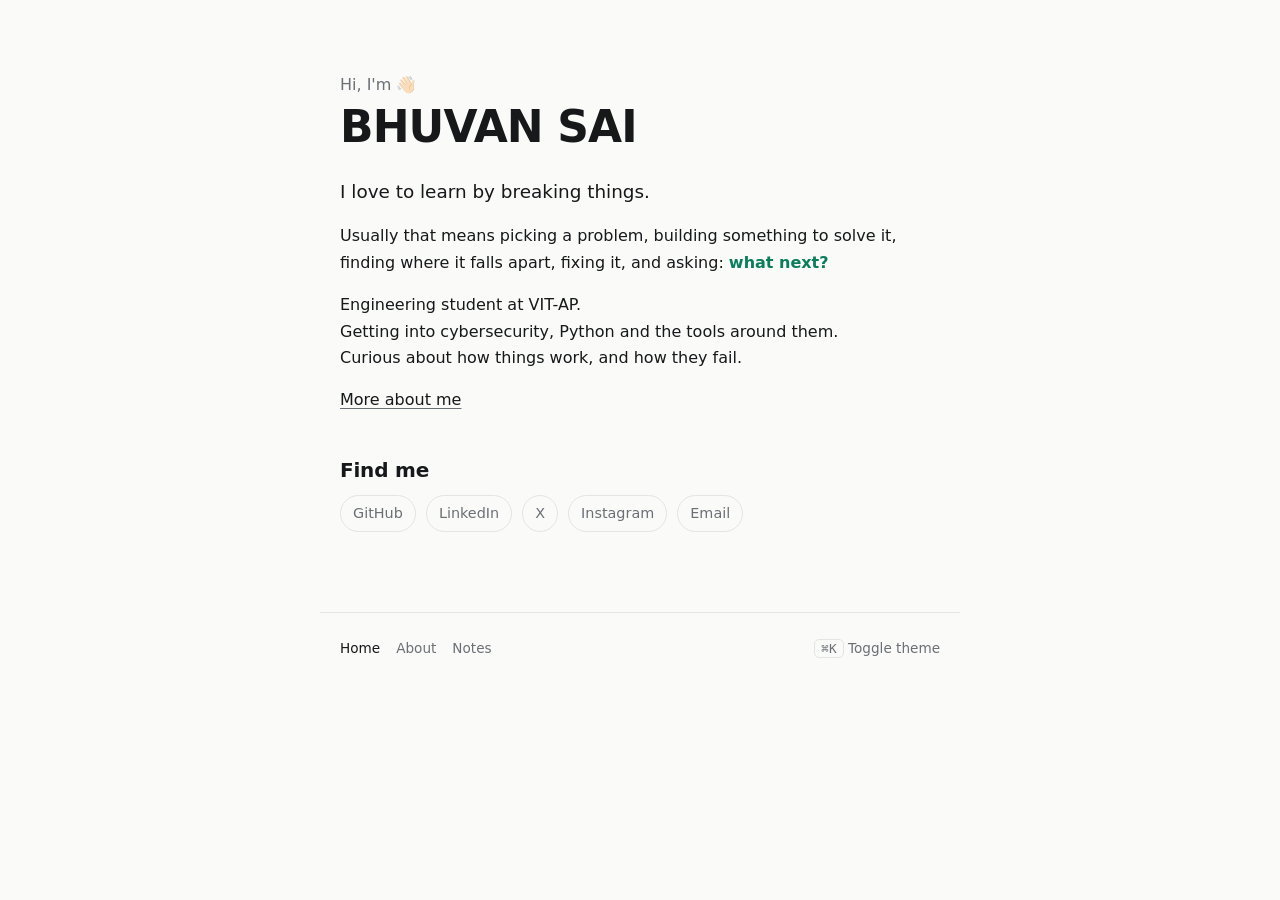
<file: bhuvan-site/site/index.html>
<!doctype html>
<html lang="en" data-theme="dark">
<head>
  <meta charset="utf-8">
  <meta name="viewport" content="width=device-width, initial-scale=1">
  <title>Bhuvan Sai</title>
  <meta name="description" content="Hi, I'm Bhuvan Sai. Student, learning cybersecurity and building things.">
  <meta name="theme-color" content="#0B0D0E">
  <meta property="og:title" content="Bhuvan Sai">
  <meta property="og:description" content="Student, learning cybersecurity and building things.">
  <link rel="stylesheet" href="style.css">
  <!-- Theme: saved choice > system preference -->
  <script>
    try { var t = localStorage.getItem("theme") || (matchMedia("(prefers-color-scheme: dark)").matches ? "dark" : "light"); document.documentElement.setAttribute("data-theme", t); } catch (e) {}
  </script>
</head>
<body>
  <main>
    <p class="hi">Hi, I'm 👋🏻</p>
    <h1>BHUVAN SAI</h1>

    <p class="lead">I love to learn by breaking things.</p>
    <p>
      Usually that means picking a problem, building something to solve it, finding where it falls apart,
      fixing it, and asking: <span class="accent">what next?</span>
    </p>
    <p>
      Engineering student at VIT-AP.<br>
      Getting into cybersecurity, Python and the tools around them.<br>
      Curious about how things work, and how they fail.
    </p>
    <p><a href="about.html">More about me</a></p>

    <h2>Find me</h2>
    <ul class="socials">
      <li><a href="https://github.com/bhuvan-sai-krishna-reddy-maddala">GitHub</a></li>
      <li><a href="https://www.linkedin.com/in/bhuvan-sai-krishna-reddy-maddala-2aa437377/">LinkedIn</a></li>
      <li><a href="https://x.com/bhuvansai26/">X</a></li>
      <li><a href="https://www.instagram.com/bhuvan__sai_/">Instagram</a></li>
      <li><a href="mailto:bhuvansai26@gmail.com">Email</a></li>
    </ul>

    <section class="graph" id="graph">
      <div class="graph-cells" aria-label="GitHub contribution graph"></div>
      <div class="graph-meta"></div>
    </section>
  </main>

  <footer>
        <!-- I will put it when I get the copyright information
            <span>© <span id="yr">2026</span> Flash</span> -->
    <nav>
      <a href="index.html" aria-current="page">Home</a>
      <a href="about.html">About</a>
      <a href="notes.html">Notes</a>
    </nav>
    <button class="theme" type="button"><kbd>⌘K</kbd> Toggle theme</button>
  </footer>
  <script src="script.js"></script>
  <script>document.getElementById("yr").textContent = new Date().getFullYear();</script>
</body>
</html>
</file>
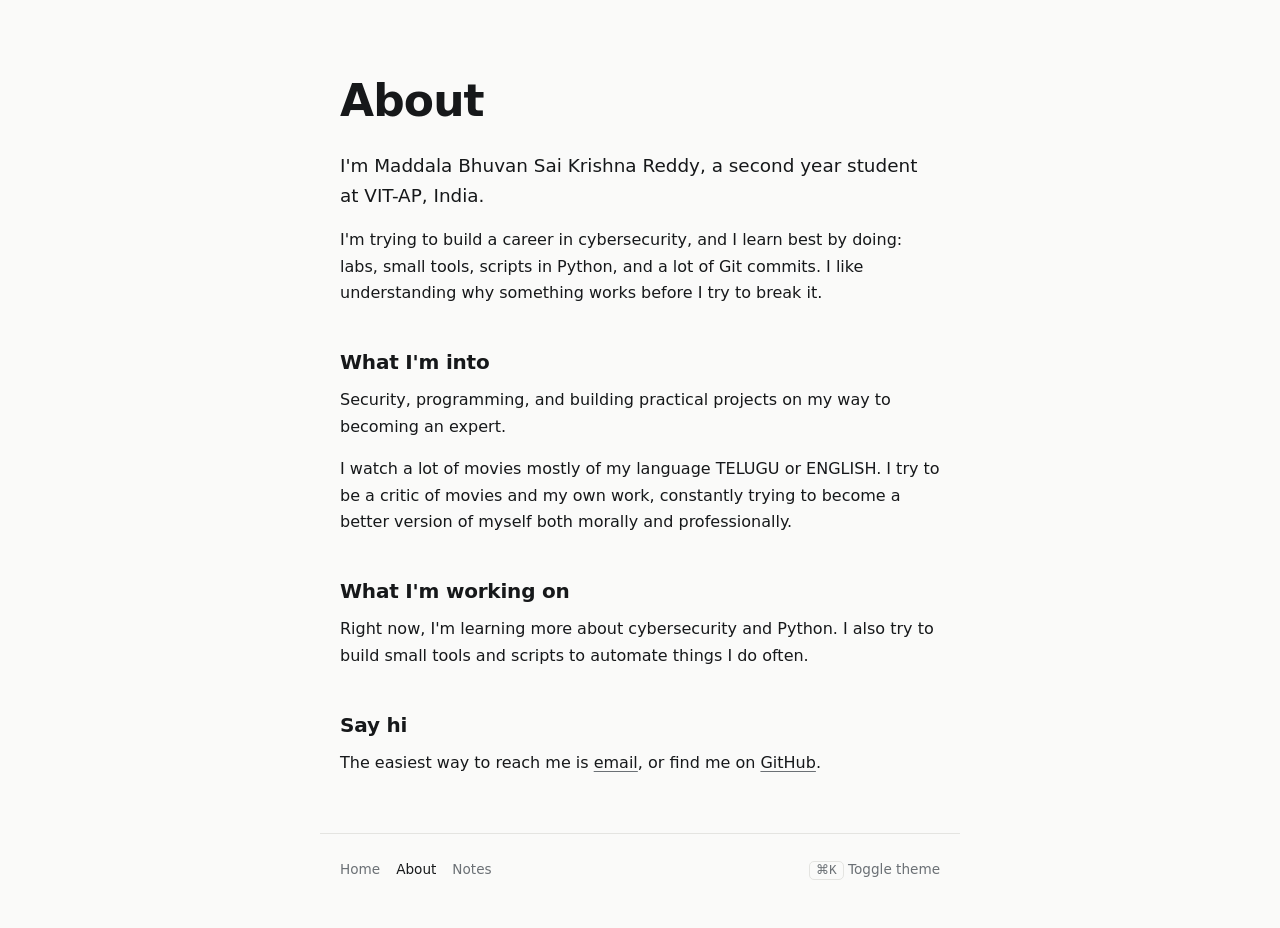
<file: bhuvan-site/site/about.html>
<!doctype html>
<html lang="en" data-theme="dark">
<head>
  <meta charset="utf-8">
  <meta name="viewport" content="width=device-width, initial-scale=1">
  <title>About | Bhuvan Sai</title>
  <meta name="description" content="About Bhuvan Sai.">
  <meta name="theme-color" content="#0B0D0E">
  <link rel="stylesheet" href="style.css">
  <script>
    try { var t = localStorage.getItem("theme") || (matchMedia("(prefers-color-scheme: dark)").matches ? "dark" : "light"); document.documentElement.setAttribute("data-theme", t); } catch (e) {}
  </script>
</head>
<body>
  <main>
    <h1>About</h1>

    <p class="lead">I'm Maddala Bhuvan Sai Krishna Reddy, a second year student at VIT-AP, India.</p>
    <p>
      I'm trying to build a career in cybersecurity, and I learn best by doing: labs, small tools,
      scripts in Python, and a lot of Git commits. I like understanding why something works
      before I try to break it.
    </p>

    <h2>What I'm into</h2>
    <p>
      Security, programming, and building practical projects on my way to becoming an expert. 
    </p>
    <p>
      I watch a lot of movies mostly of my language TELUGU or ENGLISH. I try to be a critic of movies and my own work, constantly trying to become a better version
      of myself both morally and professionally.
    </p>

    <h2>What I'm working on</h2>
    <p>
      Right now, I'm learning more about cybersecurity and Python. I also try to build small tools and scripts to automate things I do often.
    </p>

    <h2>Say hi</h2>
    <p>
      The easiest way to reach me is <a href="mailto:bhuvansai26@gmail.com">email</a>, or find me on
      <a href="https://github.com/bhuvan-sai-krishna-reddy-maddala">GitHub</a>.
    </p>
  </main>

  <footer>
        <!-- I will put it when I get the copyright information
            <span>© <span id="yr">2026</span> Flash</span> -->
    <nav>
      <a href="index.html">Home</a>
      <a href="about.html" aria-current="page">About</a>
      <a href="notes.html">Notes</a>
    </nav>
    <button class="theme" type="button"><kbd>⌘K</kbd> Toggle theme</button>
  </footer>
  <script src="script.js"></script>
  <script>document.getElementById("yr").textContent = new Date().getFullYear();</script>
</body>
</html>
</file>
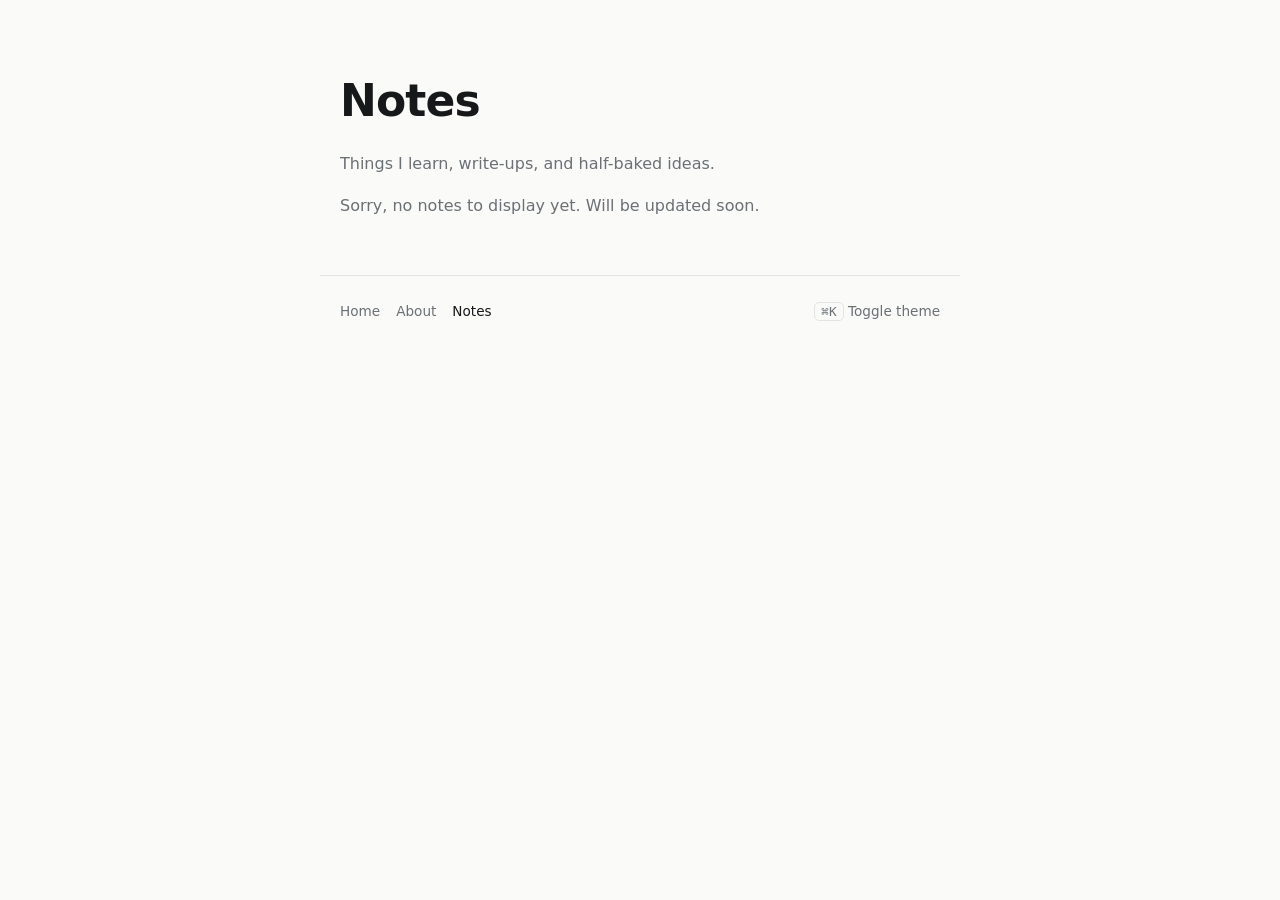
<file: bhuvan-site/site/notes.html>
<!doctype html>
<html lang="en" data-theme="dark">
<head>
  <meta charset="utf-8">
  <meta name="viewport" content="width=device-width, initial-scale=1">
  <title>Notes | Bhuvan Sai</title>
  <meta name="description" content="Notes and write-ups by Bhuvan Sai.">
  <meta name="theme-color" content="#0B0D0E">
  <link rel="stylesheet" href="style.css">
  <script>
    try { var t = localStorage.getItem("theme") || (matchMedia("(prefers-color-scheme: dark)").matches ? "dark" : "light"); document.documentElement.setAttribute("data-theme", t); } catch (e) {}
  </script>
</head>
<body>
  <main>
    <h1>Notes</h1>
    <p class="muted">Things I learn, write-ups, and half-baked ideas.</p>

    <p class="muted"> Sorry, no notes to display yet. Will be updated soon.</p>
<!--
    <ul class="notes">
      <li>
        <time datetime="2026-10-31">Oct 31, 2026</time>
        <a href="#">Your first note title</a>
        <p class="muted">One line about what this note covers. Duplicate this &lt;li&gt; for each new note.</p>
      </li>
    </ul> -->
  </main>

  <footer>
    <!-- I will put it when I get the copyright information
    <span>© <span id="yr">2026</span> Flash</span> -->
    <nav>
      <a href="index.html">Home</a>
      <a href="about.html">About</a>
      <a href="notes.html" aria-current="page">Notes</a>
    </nav>
    <button class="theme" type="button"><kbd>⌘K</kbd> Toggle theme</button>
  </footer>
  <script src="script.js"></script>
  <script>document.getElementById("yr").textContent = new Date().getFullYear();</script>
</body>
</html>
</file>
<file: bhuvan-site/site/style.css>
:root {
  --bg: #fafaf9;
  --fg: #16181a;
  --muted: #6b7075;
  --line: #e4e4e1;
  --accent: #0a7d5a;
  --g0: #ebedf0; --g1: #b7e4c7; --g2: #74c69d; --g3: #40916c; --g4: #1b4332;
}
:root[data-theme="dark"] {
  --bg: #0b0d0e;
  --fg: #ececec;
  --muted: #8b9196;
  --line: #1f2326;
  --accent: #4ade80;
  --g0: #161b22; --g1: #0e4429; --g2: #006d32; --g3: #26a641; --g4: #39d353;
}
* { box-sizing: border-box; }
html { color-scheme: light dark; }
body {
  margin: 0;
  background: var(--bg);
  color: var(--fg);
  font-family: ui-sans-serif, system-ui, -apple-system, "Segoe UI", Inter, sans-serif;
  line-height: 1.65;
  -webkit-font-smoothing: antialiased;
  transition: background .2s, color .2s;
}
main { max-width: 640px; margin: 0 auto; padding: 72px 20px 40px; }
a { color: inherit; text-decoration-color: var(--muted); text-underline-offset: 3px; }
a:hover { color: var(--accent); text-decoration-color: var(--accent); }
.hi { color: var(--muted); margin: 0; }
h1 { font-size: clamp(2rem, 6vw, 2.75rem); letter-spacing: -0.02em; margin: 4px 0 24px; line-height: 1.15; }
h2 { font-size: 1.25rem; margin: 40px 0 8px; letter-spacing: -0.01em; }
p { margin: 0 0 16px; }
.lead { font-size: 1.15rem; }
.accent { color: var(--accent); font-weight: 600; }
.muted { color: var(--muted); }
.socials { display: flex; flex-wrap: wrap; gap: 10px; margin: 8px 0 40px; padding: 0; list-style: none; }
.socials a {
  display: inline-block; padding: 6px 12px; border: 1px solid var(--line);
  border-radius: 999px; font-size: .9rem; text-decoration: none; color: var(--muted);
}
.socials a:hover { color: var(--accent); border-color: var(--accent); }
.graph { margin-top: 32px; border-top: 1px solid var(--line); padding-top: 24px; }
.graph-cells { display: grid; grid-auto-flow: column; grid-template-rows: repeat(7, 11px); gap: 3px; overflow-x: auto; padding-bottom: 6px; }
.cell { width: 11px; height: 11px; border-radius: 2px; background: var(--g0); }
.cell[data-l="1"] { background: var(--g1); } .cell[data-l="2"] { background: var(--g2); }
.cell[data-l="3"] { background: var(--g3); } .cell[data-l="4"] { background: var(--g4); }
.graph-meta { font-size: .85rem; color: var(--muted); margin-top: 8px; }
footer {
  max-width: 640px; margin: 0 auto; padding: 24px 20px 48px; border-top: 1px solid var(--line);
  display: flex; flex-wrap: wrap; gap: 8px 20px; justify-content: space-between; align-items: center;
  color: var(--muted); font-size: .85rem;
}
footer nav { display: flex; gap: 16px; }
footer a { text-decoration: none; }
footer a[aria-current="page"] { color: var(--fg); }
kbd {
  font-family: ui-monospace, SFMono-Regular, Menlo, monospace; font-size: .8rem;
  border: 1px solid var(--line); border-radius: 5px; padding: 1px 6px;
}
button.theme { background: none; border: 0; color: inherit; font: inherit; cursor: pointer; padding: 0; }
button.theme:hover { color: var(--accent); }
.notes { list-style: none; padding: 0; margin: 24px 0 0; }
.notes li { padding: 16px 0; border-bottom: 1px solid var(--line); }
.notes a { text-decoration: none; font-weight: 600; }
.notes time { color: var(--muted); font-size: .85rem; display: block; }
@media (prefers-reduced-motion: reduce) { * { transition: none !important; } }
</file>
